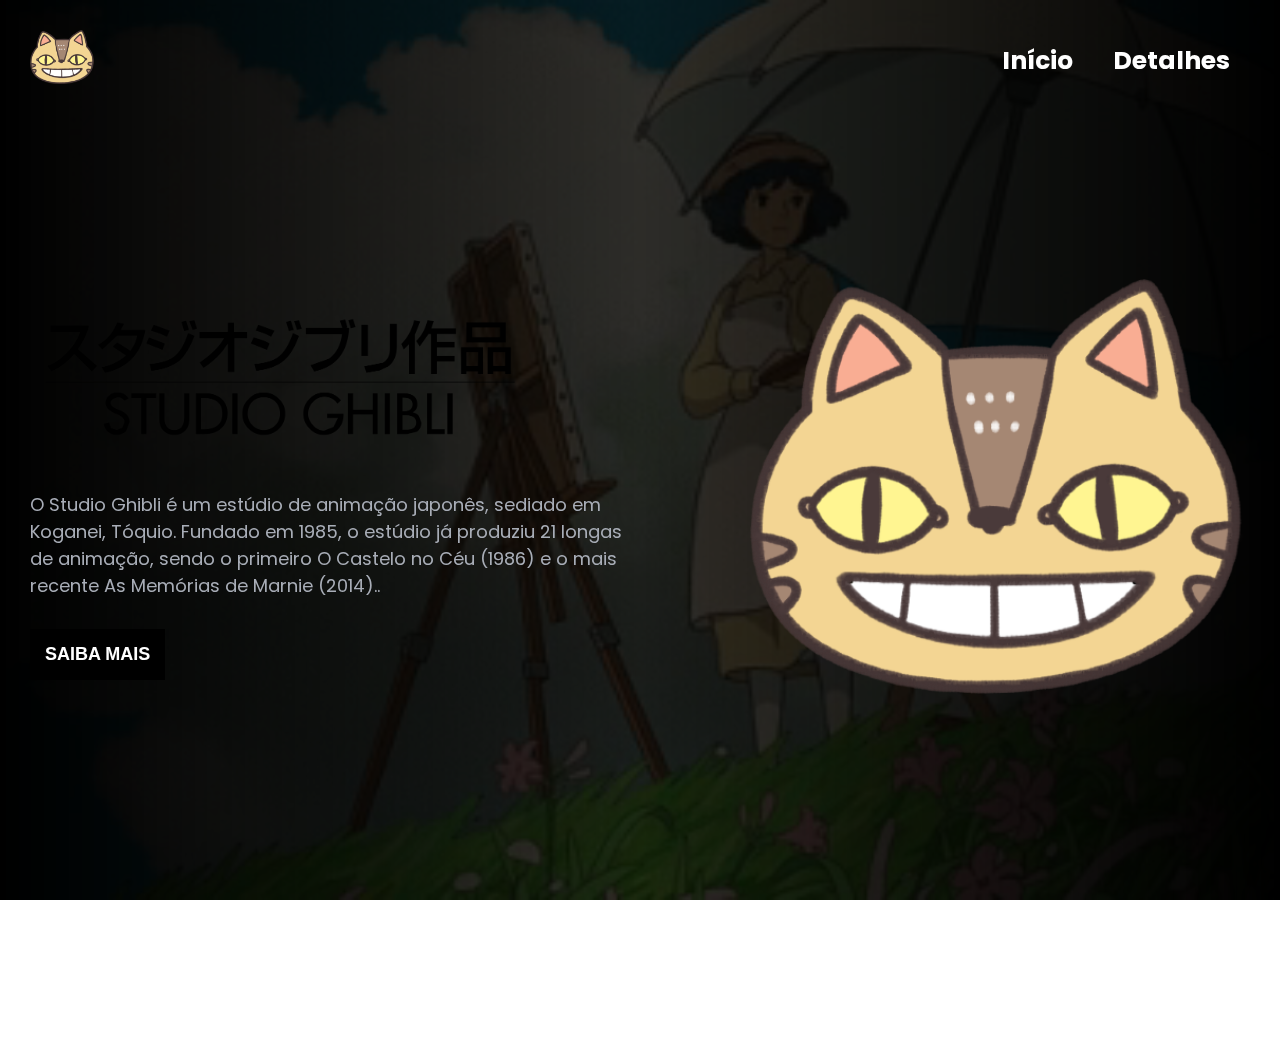
<file: index.html>
<!DOCTYPE html>
<html lang="pt-BR">
	<head>
		<meta charset="UTF-8" />
		<meta http-equiv="X-UA-Compatible" content="IE=edge" />
		<meta name="viewport" content="width=device-width, initial-scale=1.0" />

        <link rel="shortcut icon" href="./src/imagens/favicon.ico" type="image/x-icon">

		<link rel="preconnect" href="https://fonts.googleapis.com" />
		<link rel="preconnect" href="https://fonts.gstatic.com" crossorigin />
		<link href="https://fonts.googleapis.com/css2?family=Poppins:wght@100;300;500&display=swap" rel="stylesheet" />

		<link rel="stylesheet" href="./src/css/reset.css">

		<link rel="stylesheet" href="./src/css/estilos.css">


		<link rel="stylesheet" href="./src/css/responsivo.css">

		<title>STUDIO GHIBLI</title>
	</head>
	<body>
		<div class="fundo-video">
			<video class="video" autoplay loop muted>
				<source src="./src/video/video-ghibli.mp4" type="video/mp4" />
			</video>
		</div>

		<header class="cabecalho">
			<a>
				<img class="logo" src="./src/imagens/logo-cat.png" alt="logo cat" />
			</a>
			<nav>
				<ul class="menu">
					<li><a href="index.html">Início</a></li>
					<li><a href="details.html">Detalhes</a></li>
				</ul>
			</nav>
		</header>
		<main class="container">
			<div class="informacoes">
				<img class="imagem-titulo" src="./src/imagens/titulo.png" alt="imagem do título do filme" />
				<p class="descricao">O Studio Ghibli é um estúdio de animação japonês, sediado em Koganei, Tóquio. Fundado em 1985, o estúdio já produziu 21 longas de animação, sendo o primeiro O Castelo no Céu (1986) e o mais recente As Memórias de Marnie (2014)..</p>
					<a href="https://studioghibli.com.br/studioghibli/"><button class="botao-trailer">Saiba mais</button><a/>
			</div>
			<img class="cat" src="./src/imagens/logo-cat.png" />

			

		</main>
		
		<span class="spotify">
			
			<iframe  style="border-radius:12px" src="https://open.spotify.com/embed/track/77DDFdBya4JiXfMEQstxm7?utm_source=generator&theme=0" width="100%" height="162" frameBorder="0" allowfullscreen="" allow="autoplay; clipboard-write; encrypted-media; fullscreen; picture-in-picture" loading="lazy"></iframe>
		</span>
	</body>
</html>
</file>
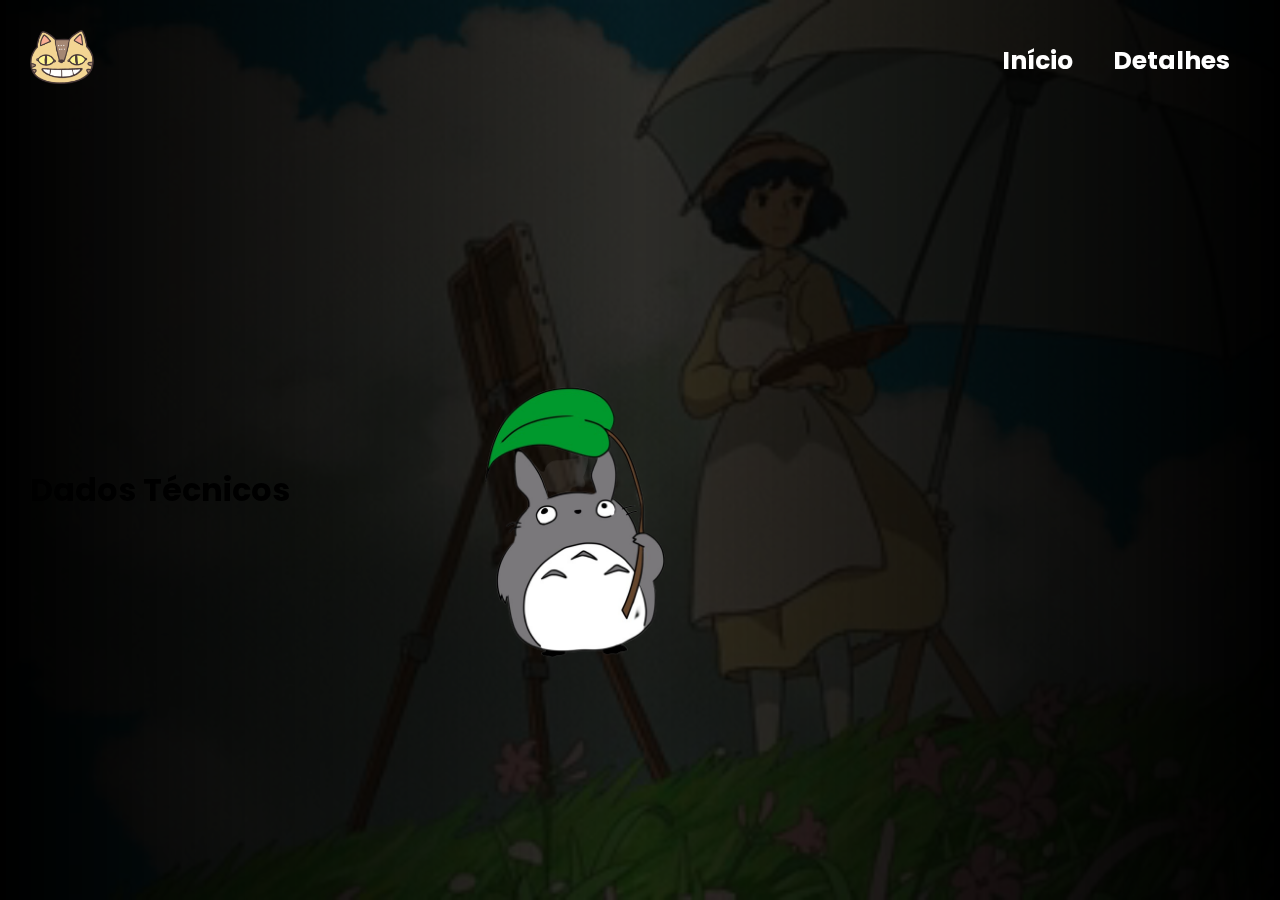
<file: details.html>
<!DOCTYPE html>
<html lang="pt-BR">
	<head>
		<meta charset="UTF-8" />
		<meta http-equiv="X-UA-Compatible" content="IE=edge" />
		<meta name="viewport" content="width=device-width, initial-scale=1.0" />

        <link rel="shortcut icon" href="./src/imagens/favicon.ico" type="image/x-icon">

		<link rel="preconnect" href="https://fonts.googleapis.com" />
		<link rel="preconnect" href="https://fonts.gstatic.com" crossorigin />
		<link href="https://fonts.googleapis.com/css2?family=Poppins:wght@100;300;500&display=swap" rel="stylesheet" />

		<link rel="stylesheet" href="./src/css/reset.css">

		<link rel="stylesheet" href="./src/css/estilos.css">


		<link rel="stylesheet" href="./src/css/responsivo.css">

		<title>STUDIO GHIBLI</title>
	</head>
	<body>
		<div class="fundo-video">
			<video class="video" autoplay loop muted>
				<source src="./src/video/video-ghibli.mp4" type="video/mp4" />
			</video>
		</div>

		<header class="cabecalho">
			<a>
				<img class="logo" src="./src/imagens/logo-cat.png" alt="logo cat" />
			</a>
			<nav>
				<ul class="menu">
					<li><a href="index.html">Início</a></li>
					<li><a href="details.html">Detalhes</a></li>
				</ul>
			</nav>
		</header>
		<main class="container">
            <div class="wpb_wrapper">
                <h1 style="text-align: left;">Dados Técnicos</h1>
    
            </div>
			
			
			<img class="cat" src="./src/imagens/totoro-chars.png" />

			
		</main>
	</body>
</html>
</file>
<file: src/css/estilos.css>
body {
    font-family: 'Poppins';
}

.cabecalho {
    display: flex;
    justify-content: space-between;
    padding: 30px;
    max-width: 1440px;
    margin: 0 auto;
}
.cat{
    width: 500px;
}
.cabecalho .logo {
    width: 65px;
}
.spotify{
    padding: 0;
    margin: 0;
    width: 200px;
    height: 200px;
    
}
.cabecalho .menu{
    display: flex;
    align-items: center;
    height: 100%;
}

.cabecalho nav li a {
    font-weight: bold;
    color: #ffffff;
    font-size: 25px;
    padding: 10px 20px;
    border-radius: 50px;
    transition: 0.2s;
}

.cabecalho nav li a:hover {
    background-color: #ccbcbe;
}

.container {
    max-width: 1440px;
    margin: 0 auto;
    display: flex;
    align-items: center;
    height: calc(100vh - 132px);
    padding: 0 30px 30px;
}

.container .imagem-titulo {
    max-width: 500px;
}
.text-align{
color: white;
}
.container .descricao {
    color: #a8adb7;
    width: 85%;
    font-size: 18px;
    margin: 30px 0;
}

.container .botao-trailer {
    background-color: #000000;
    color: #ffffff;
    padding: 15px;
    font-size: 18px;
    font-weight: bold;
    cursor: pointer;
    border: none;
    text-transform: uppercase;
    transition: 0.5s all ease-in-out;
}

.container .botao-trailer:hover {
    transform: scale(1.1)
}

.fundo-video {
    position: absolute;
    z-index: -1;
    width: 100vw;
    height: 100vh;
    overflow: hidden;
    display: flex;
    justify-content: center;
}

.fundo-video .video {
    height: 100vh;
}

.fundo-video::after {
    content: "";
    height: 100vh;
    width: 100vw;
    position: absolute;
    top: 0;
    left: 0;
    background: linear-gradient(90deg, rgba(0,0,0,1) 0%, rgba(0,0,0,0.8) 50%, rgba(0,0,0,1) 100%);
}

.modal {
    position: fixed;
    width: 100vw;
    height: 100vh;
    top: 0;
    left: 0;
    background-color: rgba(52, 52, 50, 0.749);
    opacity: 0;
    visibility: hidden;
}

.conteudo-modal {
    display: flex;
    justify-content: center;
    align-items: center;
    flex-direction: column;
    height: 100vh;
    border-radius: 5px;
    gap: 15px;
}

.fechar-modal {
    background-color: #ffffff;
    color: #f03a17;
    font-weight: bold;
    font-size: 20px;
    width: 40px;
    text-align: center;
    cursor: pointer;
    border-radius: 10px;
}

.modal iframe {
    border-width: 0;
    width: 640px;
    height: 360px;
}

.modal.aberto {
    opacity: 1;
    visibility: visible;
}
</file>
<file: src/css/responsivo.css>
@media (max-width: 1200px) {
    body {
       background-color: #f44336;
    }

    .fundo-video {
        display: none;
    }

    .container {
        flex-wrap: wrap;
        justify-content: center;
        height: auto;
        gap: 30px;
    }

    .container .cat {
        max-width: 50%;
    }

    .container .informacoes {
        display: flex;
        align-items: center;
        flex-direction: column;
    }

    .container .descricao {
        color: #ffffff;
        text-align: center;
    }

    .container .botao-trailer {
        background-color: #263238;
    }
}

@media (max-width: 500px) {
    .cabecalho {
        flex-wrap: wrap;
        justify-content: center;
        gap: 10px;
    }

    .container .imagem-titulo {
        max-width: 75%;
    }

    .modal .fechar-modal {
        width: 30px;
        line-height: 30px;
    }

    .modal #video {
        width: 300px;
        height: 169px;
    }
}

@media (max-width: 376px) {
    .modal #video {
        width: 250px;
        height: 140px;
    }
}
</file>
